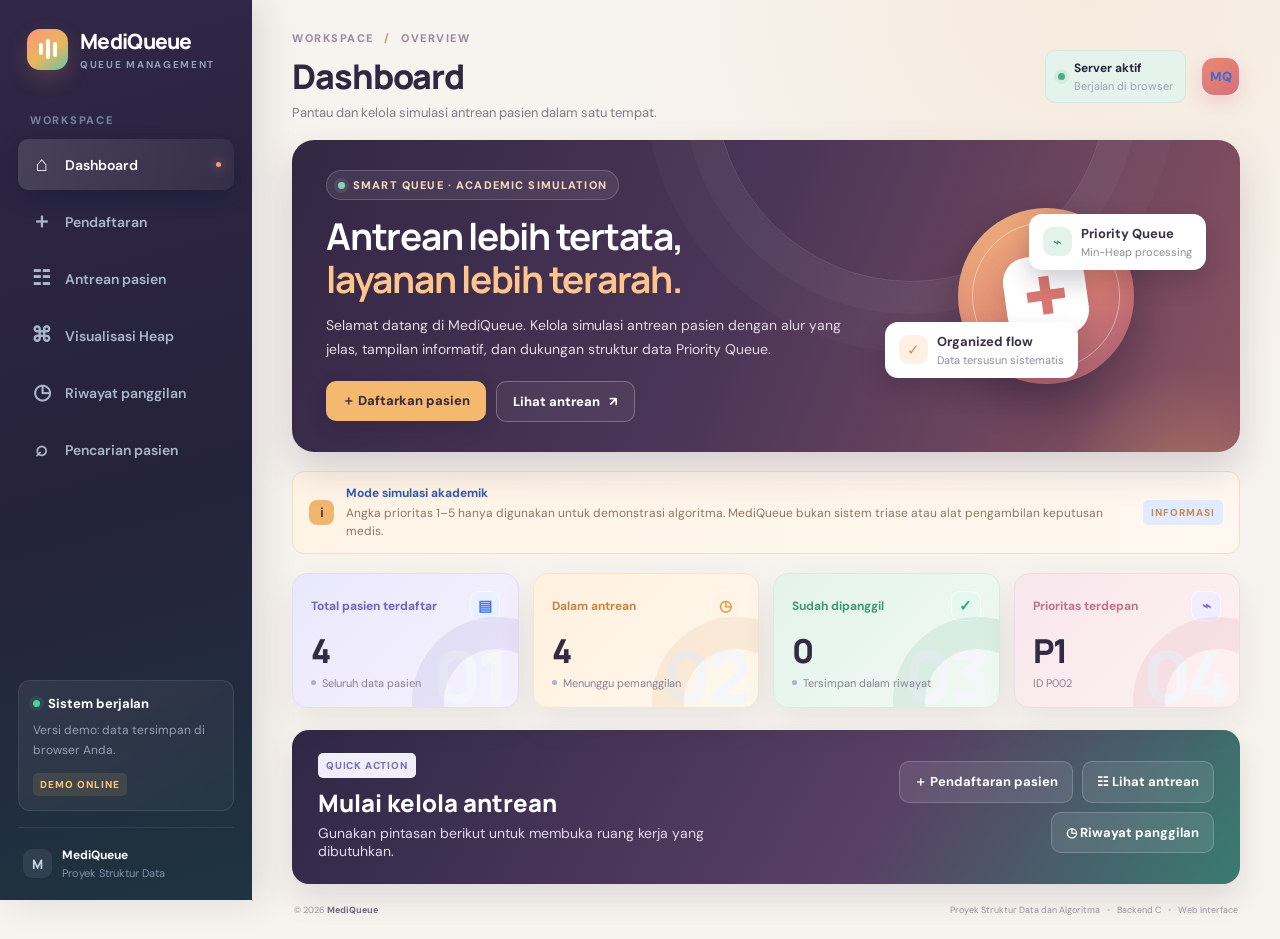
<file: docs/index.html>
<!doctype html>
<html lang="id">
<head>
  <meta charset="utf-8">
  <meta name="viewport" content="width=device-width,initial-scale=1">
  <meta name="theme-color" content="#101d35">
  <title>MediQueue — Dashboard Antrean</title>
  <link rel="preconnect" href="https://fonts.googleapis.com">
  <link rel="preconnect" href="https://fonts.gstatic.com" crossorigin>
  <link href="https://fonts.googleapis.com/css2?family=DM+Sans:wght@400;500;600;700;800&family=Manrope:wght@500;600;700;800&display=swap" rel="stylesheet">
  <link rel="stylesheet" href="style.css">
</head>
<body>
<div class="app-shell">
  <aside class="sidebar">
    <a class="brand" href="#dashboard" aria-label="MediQueue beranda">
      <span class="brand-mark"><span></span><span></span><span></span></span>
      <span class="brand-copy"><b>MediQueue</b><small>QUEUE MANAGEMENT</small></span>
    </a>
    <div class="side-caption">WORKSPACE</div>
    <nav class="side-nav" aria-label="Navigasi utama">
      <a class="nav-link active" href="#dashboard" data-page="dashboard"><span class="nav-icon">⌂</span><span>Dashboard</span><i></i></a>
      <a class="nav-link" href="#registration" data-page="registration"><span class="nav-icon">＋</span><span>Pendaftaran</span></a>
      <a class="nav-link" href="#queue" data-page="queue"><span class="nav-icon">☷</span><span>Antrean pasien</span></a>
      <a class="nav-link" href="#heap" data-page="heap"><span class="nav-icon">⌘</span><span>Visualisasi Heap</span></a>
      <a class="nav-link" href="#history" data-page="history"><span class="nav-icon">◷</span><span>Riwayat panggilan</span></a>
      <a class="nav-link" href="#search" data-page="search"><span class="nav-icon">⌕</span><span>Pencarian pasien</span></a>
    </nav>
    <div class="sidebar-bottom">
      <div class="system-card"><div class="system-top"><span class="status-dot"></span><b>Sistem berjalan</b></div><p>Versi demo: data tersimpan di browser Anda.</p><span class="system-pill">DEMO ONLINE</span></div>
      <div class="sidebar-foot"><span class="mini-logo">M</span><span><b>MediQueue</b><small>Proyek Struktur Data</small></span></div>
    </div>
  </aside>

  <main class="main-content" id="dashboard">
    <header class="topbar">
      <div class="topbar-left"><div class="breadcrumb">WORKSPACE <span>/</span> OVERVIEW</div><h1 id="pageTitle">Dashboard</h1><p id="pageDescription">Pantau dan kelola simulasi antrean pasien dalam satu tempat.</p></div>
      <div class="topbar-right"><div class="server-status"><span class="status-dot"></span><span><b>Server aktif</b><small>Berjalan di browser</small></span></div><div class="user-avatar">MQ</div></div>
    </header>

    <div class="workspace-page active" data-view="dashboard">
    <section class="hero-banner" aria-label="Sambutan MediQueue">
      <div class="hero-copy">
        <div class="hero-eyebrow">SMART QUEUE · ACADEMIC SIMULATION</div>
        <h2>Antrean lebih tertata,<br><em>layanan lebih terarah.</em></h2>
        <p>Selamat datang di MediQueue. Kelola simulasi antrean pasien dengan alur yang jelas, tampilan informatif, dan dukungan struktur data Priority Queue.</p>
        <div class="hero-actions">
          <a class="hero-btn hero-btn-primary" href="#registration">＋ Daftarkan pasien</a>
          <a class="hero-btn hero-btn-ghost" href="#queue">Lihat antrean <span>↗</span></a>
        </div>
      </div>
      <div class="hero-visual" aria-hidden="true">
        <div class="hero-orb"></div>
        <div class="hero-cross">✚</div>
        <div class="hero-float hero-float-top"><span class="float-icon">⌁</span><span><strong>Priority Queue</strong><small>Min-Heap processing</small></span></div>
        <div class="hero-float hero-float-bottom"><span class="float-icon">✓</span><span><strong>Organized flow</strong><small>Data tersusun sistematis</small></span></div>
      </div>
    </section>
    <section class="notice-banner"><div class="notice-symbol">i</div><div><b>Mode simulasi akademik</b><p>Angka prioritas 1–5 hanya digunakan untuk demonstrasi algoritma. MediQueue bukan sistem triase atau alat pengambilan keputusan medis.</p></div><span class="notice-label">INFORMASI</span></section>
    <section class="stats-grid" aria-label="Ringkasan statistik">
      <article class="stat-card stat-blue"><div class="stat-heading"><span>Total pasien terdaftar</span><span class="stat-icon">▤</span></div><div class="stat-value" id="total">0</div><div class="stat-foot"><span class="stat-foot-dot"></span>Seluruh data pasien</div><div class="stat-decoration">01</div></article>
      <article class="stat-card stat-orange"><div class="stat-heading"><span>Dalam antrean</span><span class="stat-icon">◷</span></div><div class="stat-value" id="waiting">0</div><div class="stat-foot"><span class="stat-foot-dot"></span>Menunggu pemanggilan</div><div class="stat-decoration">02</div></article>
      <article class="stat-card stat-green"><div class="stat-heading"><span>Sudah dipanggil</span><span class="stat-icon">✓</span></div><div class="stat-value" id="served">0</div><div class="stat-foot"><span class="stat-foot-dot"></span>Tersimpan dalam riwayat</div><div class="stat-decoration">03</div></article>
      <article class="stat-card stat-violet"><div class="stat-heading"><span>Prioritas terdepan</span><span class="stat-icon">⌁</span></div><div class="stat-value" id="topPriority">—</div><div class="stat-foot" id="topId">Belum ada antrean</div><div class="stat-decoration">04</div></article>
    </section>
      <div class="dashboard-welcome"><div><span class="section-chip">QUICK ACTION</span><h2>Mulai kelola antrean</h2><p>Gunakan pintasan berikut untuk membuka ruang kerja yang dibutuhkan.</p></div><div class="quick-links"><a href="#registration">＋ Pendaftaran pasien</a><a href="#queue">☷ Lihat antrean</a><a href="#history">◷ Riwayat panggilan</a></div></div>
    </div>
    <div class="workspace-page" data-view="registration">
      <div class="page-intro"><span class="section-chip">PATIENT INTAKE</span><h2>Pendaftaran pasien</h2><p>Tambahkan data simulasi pasien ke dalam sistem antrean MediQueue.</p></div>
      <div id="registrationMount"></div>
    </div>
    <div class="workspace-page" data-view="queue">
      <div class="page-intro"><span class="section-chip">LIVE QUEUE</span><h2>Antrean pasien</h2><p>Pantau daftar pasien yang sedang menunggu dan proses pemanggilan berikutnya.</p></div>
      <div id="queueMount"></div><div id="callMount"></div>
    </div>
    <div class="workspace-page" data-view="heap">
      <div class="page-intro"><span class="section-chip chip-violet">DATA STRUCTURE</span><h2>Visualisasi Min-Heap</h2><p>Pelajari bagaimana Priority Queue menyimpan dan mengurutkan elemen dalam bentuk complete binary tree.</p></div>
      <div id="heapMount"></div>
    </div>
    <div class="workspace-page" data-view="history">
      <div class="page-intro"><span class="section-chip chip-green">SERVICE LOG</span><h2>Riwayat pemanggilan</h2><p>Daftar pasien yang telah dipanggil dan disimpan melalui struktur Linked List.</p></div>
      <div id="historyMount"></div>
    </div>
    <div class="workspace-page" data-view="search">
      <div class="page-intro"><span class="section-chip chip-blue">PATIENT DIRECTORY</span><h2>Pencarian pasien</h2><p>Cari data pasien berdasarkan ID menggunakan Binary Search Tree.</p></div>
      <div id="searchMount"></div>
    </div>
    <div id="workspaceStaging" hidden>
    <section class="primary-grid">
      <article class="surface-card registration-card" id="registration">
        <div class="section-heading"><div class="heading-icon blue-icon">＋</div><div><h2>Pendaftaran pasien</h2><p>Masukkan informasi untuk menambahkan pasien ke antrean.</p></div><span class="section-chip">FORM INPUT</span></div>
        <form id="patientForm">
          <div class="form-grid">
            <label>ID pasien<input id="patientId" maxlength="15" placeholder="Contoh: P001" required></label>
            <label>Nama lengkap<input id="patientName" maxlength="59" placeholder="Masukkan nama pasien" required></label>
            <label>Usia <span class="optional-note">(tahun)</span><input id="patientAge" type="number" min="0" max="120" placeholder="Contoh: 25" required></label>
            <label>Prioritas simulasi<select id="patientPriority" required><option value="">Pilih tingkat prioritas</option><option value="1">1 — Didahulukan pertama</option><option value="2">2 — Urutan kedua</option><option value="3">3 — Urutan ketiga</option><option value="4">4 — Urutan keempat</option><option value="5">5 — Urutan kelima</option></select></label>
          </div>
          <div class="form-bottom"><p><span class="info-mini">i</span> Angka lebih kecil berada lebih depan. Jika sama, pasien yang datang lebih awal didahulukan.</p><button class="btn btn-primary" type="submit"><span>＋</span> Daftarkan pasien</button></div>
        </form>
        <div id="formMessage" class="message" aria-live="polite"></div>
      </article>

      <article class="surface-card call-card">
        <div class="section-heading"><div class="heading-icon violet-icon">↗</div><div><h2>Pemanggilan pasien</h2><p>Proses pasien terdepan dalam antrean.</p></div><span class="section-chip chip-violet">MIN-HEAP</span></div>
        <div class="call-feature"><div class="call-orbit"><span>↗</span></div><div><b>Siap memanggil berikutnya?</b><p>Sistem akan mengambil elemen dengan nilai prioritas terkecil dari Min-Heap.</p></div></div>
        <button id="callNext" class="btn btn-call">Panggil pasien berikutnya <span>→</span></button>
        <div id="callMessage" class="message" aria-live="polite"></div>
        <div class="call-note"><span class="call-note-line"></span>Urutan diproses otomatis oleh struktur data.</div>
      </article>
    </section>

    <section class="surface-card queue-card" id="queue">
      <div class="section-heading queue-heading"><div class="heading-icon blue-icon">☷</div><div><h2>Antrean pasien</h2><p>Daftar pasien yang sedang menunggu pemanggilan.</p></div><div class="heading-actions"><span class="section-chip">PRIORITY QUEUE</span><button class="btn btn-quiet" id="refresh">↻ <span>Perbarui</span></button></div></div>
      <div class="table-wrap"><table><thead><tr><th>NO.</th><th>ID PASIEN</th><th>NAMA PASIEN</th><th>USIA</th><th>PRIORITAS</th><th>WAKTU DAFTAR</th><th>STATUS</th></tr></thead><tbody id="queueBody"><tr><td colspan="7" class="empty">Memuat data antrean...</td></tr></tbody></table></div>
      <div class="table-footer"><span id="queueCount">0 pasien menunggu</span><span>Diurutkan oleh <b>Min-Heap</b><span class="footer-separator">•</span>Prioritas lalu waktu kedatangan</span></div>
    </section>

    <section class="surface-card heap-card">
      <div class="section-heading"><div class="heading-icon violet-icon">⌘</div><div><h2>Visualisasi Min-Heap</h2><p>Representasi struktur antrean dalam bentuk complete binary tree.</p></div><span class="section-chip chip-violet">HEAP TREE</span></div>
      <div id="heapView" class="heap-view"><div class="empty">Heap masih kosong.</div></div>
      <div class="heap-explainer"><span class="legend-dot"></span>Akar (root) berisi pasien yang berada paling depan dalam antrean.</div>
    </section>

    <section class="bottom-grid">
      <article class="surface-card history-card" id="history">
        <div class="section-heading"><div class="heading-icon green-icon">◷</div><div><h2>Riwayat pemanggilan</h2><p>Daftar pasien yang telah dipanggil.</p></div><span class="section-chip chip-green">LINKED LIST</span></div>
        <div id="historyList" class="history-list"><div class="empty">Belum ada riwayat pemanggilan.</div></div>
      </article>
      <article class="surface-card search-card">
        <div class="section-heading"><div class="heading-icon blue-icon">⌕</div><div><h2>Pencarian pasien</h2><p>Temukan data pasien berdasarkan ID.</p></div><span class="section-chip chip-blue">BST</span></div>
        <form id="searchForm" class="search-form"><input id="searchId" placeholder="Masukkan ID pasien, mis. P001" required><button class="btn btn-primary">Cari pasien <span>→</span></button></form>
        <div id="searchResult" class="search-result">Hasil pencarian akan ditampilkan di sini.</div>
        <div class="search-hint"><span class="info-mini">i</span> Pencarian data menggunakan Binary Search Tree.</div>
      </article>
    </section>

    </div>
    <footer class="page-footer"><span>© 2026 <b>MediQueue</b></span><span>Proyek Struktur Data dan Algoritma <i>•</i> Backend C <i>•</i> Web Interface</span></footer>
  </main>
</div>
<script src="app.js"></script>
</body>
</html>
</file>
<file: docs/style.css>
:root{--ink:#17243b;--muted:#8793a6;--line:#e8edf4;--canvas:#f4f7fb;--navy:#111f38;--blue:#4775ee;--teal:#31b9a4;--shadow:0 12px 34px rgba(24,43,75,.055)}
*{box-sizing:border-box}html{scroll-behavior:smooth;scroll-padding-top:24px}body{margin:0;background:var(--canvas);color:var(--ink);font-family:'DM Sans',sans-serif;font-size:13px}.app-shell{min-height:100vh}.sidebar{position:fixed;inset:0 auto 0 0;width:252px;padding:27px 18px 20px;background:linear-gradient(180deg,#142440 0%,#101d34 100%);color:#fff;display:flex;flex-direction:column;z-index:5;box-shadow:8px 0 30px rgba(14,30,55,.08)}.brand{display:flex;align-items:center;gap:12px;padding:0 9px 42px;text-decoration:none;color:#fff}.brand-mark{width:41px;height:41px;border-radius:13px;background:linear-gradient(145deg,#5c8bff,#38c4b1);display:flex;align-items:center;justify-content:center;gap:3px;box-shadow:0 7px 18px #2e7ce74d}.brand-mark span{display:block;width:4px;border-radius:4px;background:white}.brand-mark span:nth-child(1){height:12px}.brand-mark span:nth-child(2){height:20px}.brand-mark span:nth-child(3){height:15px}.brand-copy b{display:block;font:800 18px Manrope,sans-serif;letter-spacing:-.7px}.brand-copy small{display:block;margin-top:3px;color:#8fa1bd;font-size:8px;letter-spacing:1.7px;font-weight:700}.side-caption{padding:0 12px 12px;color:#71839f;font-size:9px;font-weight:800;letter-spacing:1.7px}.side-nav{display:grid;gap:6px}.nav-link{height:47px;display:flex;align-items:center;gap:13px;padding:0 13px;border-radius:10px;text-decoration:none;color:#a9b7cb;font-weight:600;font-size:12px;transition:.2s}.nav-link:hover{background:#ffffff0c;color:#fff}.nav-link.active{background:linear-gradient(100deg,#3159a9,#284b89);color:#fff;box-shadow:0 7px 20px #07152d55}.nav-icon{width:21px;text-align:center;font-size:19px;line-height:1}.nav-link i{margin-left:auto;width:5px;height:5px;border-radius:50%;background:#65e0c3;opacity:0}.nav-link.active i{opacity:1}.sidebar-bottom{margin-top:auto}.system-card{padding:14px;border:1px solid #ffffff18;border-radius:12px;background:#ffffff09}.system-top{display:flex;align-items:center;gap:8px;font-size:11px}.status-dot{display:inline-block;width:7px;height:7px;flex:0 0 7px;border-radius:50%;background:#41d6a6;box-shadow:0 0 0 4px #41d6a61b}.system-card p{margin:9px 0 12px;color:#91a2bd;font-size:10px;line-height:1.6}.system-pill{display:inline-block;padding:5px 7px;border-radius:5px;background:#ffffff10;color:#9db4d5;font-size:8px;font-weight:800;letter-spacing:1px}.sidebar-foot{display:flex;align-items:center;gap:10px;padding:19px 5px 0;margin-top:16px;border-top:1px solid #ffffff16}.mini-logo{width:29px;height:29px;display:grid;place-items:center;border-radius:9px;background:#ffffff14;color:#c4d4ee;font:800 13px Manrope}.sidebar-foot b,.sidebar-foot small{display:block}.sidebar-foot b{font-size:10px}.sidebar-foot small{margin-top:3px;color:#8092ae;font-size:9px}.main-content{max-width:1700px;margin-left:252px;padding:31px 40px 20px}.topbar{display:flex;justify-content:space-between;align-items:center;margin-bottom:23px}.breadcrumb{color:#9ba7b8;font-size:9px;font-weight:800;letter-spacing:1.5px;margin-bottom:8px}.breadcrumb span{padding:0 6px;color:#c5ceda}.topbar h1{margin:0;font:800 29px Manrope,sans-serif;letter-spacing:-1.2px}.topbar-left>p{margin:5px 0 0;color:#8793a6;font-size:11px}.topbar-right{display:flex;align-items:center;gap:15px}.server-status{display:flex;align-items:center;gap:9px;padding:9px 12px;border:1px solid var(--line);border-radius:10px;background:#fff}.server-status b,.server-status small{display:block}.server-status b{font-size:10px}.server-status small{margin-top:3px;color:#9aa5b5;font-size:9px}.user-avatar{width:39px;height:39px;display:grid;place-items:center;border-radius:13px;background:#e7edff;color:#4269d2;font-weight:800;font-size:11px;border:1px solid #d9e3ff}.notice-banner{display:flex;align-items:center;gap:12px;padding:13px 16px;margin-bottom:19px;border:1px solid #dce8ff;border-radius:12px;background:linear-gradient(100deg,#edf4ff,#f5f8ff);color:#60769d}.notice-symbol{width:25px;height:25px;display:grid;place-items:center;flex:0 0 25px;border-radius:8px;background:#dce8ff;color:#416ee0;font:800 13px Manrope}.notice-banner b{display:block;color:#315bb1;font-size:10px}.notice-banner p{margin:3px 0 0;font-size:10px;line-height:1.5}.notice-label{margin-left:auto;padding:6px 8px;border-radius:5px;background:#e2ebff;color:#5576bb;font-size:8px;font-weight:800;letter-spacing:1px}.stats-grid{display:grid;grid-template-columns:repeat(4,minmax(0,1fr));gap:15px;margin-bottom:17px}.stat-card{position:relative;overflow:hidden;min-height:126px;padding:17px 18px;border:1px solid var(--line);border-radius:13px;background:#fff;box-shadow:var(--shadow)}.stat-heading{display:flex;align-items:center;justify-content:space-between;color:#7e8ba0;font-size:10px;font-weight:700}.stat-icon{width:30px;height:30px;display:grid;place-items:center;border-radius:9px;font-size:15px;font-weight:800}.stat-blue .stat-icon{background:#eaf0ff;color:#4775ee}.stat-orange .stat-icon{background:#fff3e5;color:#e49a3c}.stat-green .stat-icon{background:#e7f8f2;color:#28ad83}.stat-violet .stat-icon{background:#f1edff;color:#8567d9}.stat-value{position:relative;z-index:1;margin-top:7px;font:800 28px Manrope,sans-serif;letter-spacing:-1px}.stat-foot{position:relative;z-index:1;display:flex;align-items:center;gap:6px;margin-top:3px;color:#9aa5b4;font-size:9px}.stat-foot-dot{width:5px;height:5px;border-radius:50%;background:#a9b5c6}.stat-decoration{position:absolute;right:13px;bottom:-18px;color:#f4f6fa;font:800 72px Manrope;letter-spacing:-5px}.primary-grid{display:grid;grid-template-columns:minmax(0,1.45fr) minmax(300px,.9fr);gap:16px;margin-bottom:17px}.surface-card{min-width:0;padding:19px 20px;border:1px solid var(--line);border-radius:14px;background:#fff;box-shadow:var(--shadow)}.section-heading{display:flex;align-items:center;gap:11px;margin-bottom:18px}.heading-icon{width:34px;height:34px;display:grid;place-items:center;flex:0 0 34px;border-radius:10px;font-size:18px;font-weight:700}.blue-icon{background:#edf2ff;color:#4775ee}.violet-icon{background:#f1edff;color:#8667dc}.green-icon{background:#e8f8f2;color:#29a981}.section-heading h2{margin:0;color:#1d2b43;font:800 13px Manrope,sans-serif;letter-spacing:-.25px}.section-heading p{margin:4px 0 0;color:#98a3b2;font-size:9px}.section-chip{margin-left:auto;padding:6px 8px;border-radius:5px;background:#f1f4f8;color:#8190a5;font-size:8px;font-weight:800;letter-spacing:.8px;white-space:nowrap}.chip-violet{background:#f2efff;color:#8265d1}.chip-green{background:#eaf8f2;color:#299c78}.chip-blue{background:#edf2ff;color:#4a70d1}.form-grid{display:grid;grid-template-columns:1fr 1fr;gap:13px 15px}.form-grid label{display:block;color:#53627a;font-size:10px;font-weight:700}.optional-note{color:#a3adba;font-weight:500}.form-grid input,.form-grid select,.search-form input{width:100%;height:40px;margin-top:7px;padding:0 12px;border:1px solid #e5eaf1;border-radius:8px;background:#fbfcfe;color:#34435b;font:11px 'DM Sans',sans-serif;outline:none;transition:.18s}.form-grid input::placeholder,.search-form input::placeholder{color:#b0bac8}.form-grid input:focus,.form-grid select:focus,.search-form input:focus{border-color:#8ca7f5;background:#fff;box-shadow:0 0 0 3px #4775ee15}.form-bottom{display:flex;justify-content:space-between;align-items:center;gap:12px;margin-top:16px;padding-top:14px;border-top:1px solid #f0f2f6}.form-bottom p{display:flex;align-items:flex-start;gap:7px;max-width:300px;margin:0;color:#9aa5b4;font-size:9px;line-height:1.55}.info-mini{width:14px;height:14px;display:inline-grid;place-items:center;flex:0 0 14px;border-radius:50%;background:#edf2ff;color:#6483d9;font:700 9px Manrope}.btn{display:inline-flex;align-items:center;justify-content:center;gap:8px;border:0;border-radius:8px;padding:11px 14px;font:700 10px 'DM Sans',sans-serif;cursor:pointer;transition:transform .18s,box-shadow .18s,background .18s}.btn:hover{transform:translateY(-1px)}.btn-primary{background:linear-gradient(110deg,#4775ee,#3863dc);color:white;box-shadow:0 6px 13px #4775ee2a}.btn-primary:hover{box-shadow:0 8px 17px #4775ee40}.call-card{display:flex;flex-direction:column}.call-feature{display:flex;align-items:center;gap:13px;padding:17px 14px;margin:1px 0 15px;border:1px solid #ece9ff;border-radius:11px;background:linear-gradient(120deg,#f8f7ff,#f5f7ff)}.call-orbit{width:43px;height:43px;display:grid;place-items:center;flex:0 0 43px;border-radius:14px;background:#e9e5ff;color:#8060d7;font-size:22px;box-shadow:0 0 0 6px #f0edff}.call-feature b{display:block;color:#34405a;font-size:10px}.call-feature p{margin:5px 0 0;color:#939db0;font-size:9px;line-height:1.55}.btn-call{width:100%;padding:13px 15px;background:linear-gradient(105deg,#182b4c,#243e68);color:#fff;box-shadow:0 7px 15px #1b31501c}.btn-call:hover{box-shadow:0 9px 18px #1b31502d}.btn-call span{margin-left:auto;font-size:15px}.call-note{display:flex;align-items:center;gap:8px;margin-top:13px;color:#a0aabb;font-size:9px}.call-note-line{width:17px;height:2px;border-radius:2px;background:#b9a7f3}.message{min-height:13px;margin-top:9px;color:#239a73;font-size:10px}.message.error{color:#d45e64}.queue-card{margin-bottom:17px}.queue-heading{margin-bottom:14px}.heading-actions{display:flex;align-items:center;gap:9px;margin-left:auto}.heading-actions .section-chip{margin:0}.btn-quiet{padding:8px 10px;background:#f4f6fa;color:#697890}.table-wrap{overflow-x:auto;border:1px solid #edf0f5;border-radius:9px}table{width:100%;border-collapse:collapse;white-space:nowrap}thead{background:#f8fafd}th{padding:12px 12px;text-align:left;color:#9aa6b6;font-size:8px;font-weight:800;letter-spacing:.9px}td{padding:13px 12px;border-top:1px solid #f0f2f6;color:#65738a;font-size:10px}td:first-child{color:#aab4c1}td:nth-child(2){color:#416bdc;font-weight:800}tbody tr{transition:background .15s}tbody tr:hover{background:#fafcff}.priority{display:inline-flex;align-items:center;padding:5px 8px;border-radius:6px;background:#f0f3f8;color:#68768b;font-size:9px;font-weight:800}.priority.p1{background:#ffeded;color:#d45d64}.priority.p2{background:#fff3e4;color:#d68b32}.status{display:inline-flex;align-items:center;gap:5px;padding:5px 8px;border-radius:6px;background:#fff6e8;color:#c28a3c;font-size:9px;font-weight:700}.status:before{content:'';width:5px;height:5px;border-radius:50%;background:#e5ad55}.empty{text-align:center!important;padding:27px 12px!important;color:#a3adbb!important;font-size:10px!important}.table-footer{display:flex;justify-content:space-between;gap:12px;padding-top:12px;color:#9ba6b5;font-size:9px}.table-footer b{color:#62728b}.footer-separator{padding:0 7px;color:#c4ccd7}.heap-card{margin-bottom:17px}.heap-view{overflow-x:auto;padding:7px 0 3px}.heap-level{display:flex;justify-content:center;gap:13px;min-width:max-content;margin:0 auto 13px}.heap-node{min-width:98px;padding:10px 13px;text-align:center;border:1px solid #e6eaf2;border-radius:10px;background:#fbfcff;box-shadow:0 3px 8px #25385808}.heap-node.root{border-color:#cbd8ff;background:linear-gradient(145deg,#edf2ff,#f8f9ff);box-shadow:0 5px 13px #4775ee16}.heap-node b{display:block;color:#4775ee;font-size:10px}.heap-node span{display:block;margin-top:4px;color:#939fb0;font-size:9px}.heap-explainer{display:flex;align-items:center;gap:8px;padding-top:11px;border-top:1px solid #f0f2f6;color:#98a4b4;font-size:9px}.legend-dot{width:7px;height:7px;border-radius:50%;background:#7d91df}.bottom-grid{display:grid;grid-template-columns:1fr 1fr;gap:16px}.history-list{max-height:210px;overflow:auto}.history-item{display:flex;justify-content:space-between;align-items:center;gap:10px;padding:11px 2px;border-bottom:1px solid #f0f2f6}.history-item:last-child{border-bottom:0}.history-item b{display:block;color:#3d4c64;font-size:10px}.history-item b small{color:#8b98aa;font-weight:500}.history-item div>small{display:block;margin-top:4px;color:#a0aabb;font-size:9px}.history-item>span{padding:5px 8px;border-radius:6px;background:#eaf8f2;color:#269c78;font-size:9px;font-weight:700}.search-form{display:flex;gap:8px}.search-form input{flex:1;min-width:0;margin:0}.search-form .btn{white-space:nowrap}.search-result{min-height:55px;margin-top:12px;padding:12px;border:1px solid #edf0f5;border-radius:9px;background:#fafbfd;color:#9aa5b4;font-size:10px;line-height:1.8}.search-result b{color:#34435b}.search-hint{display:flex;align-items:center;gap:7px;margin-top:10px;color:#a0aabb;font-size:9px}.page-footer{display:flex;justify-content:space-between;gap:12px;padding:20px 2px 3px;color:#a2adbb;font-size:9px}.page-footer b{color:#75849a}.page-footer i{padding:0 5px;color:#c2cad5;font-style:normal}
@media(max-width:1180px){.main-content{padding:28px 25px}.sidebar{width:225px}.main-content{margin-left:225px}.stats-grid{gap:10px}.stat-card{padding:15px}.primary-grid{grid-template-columns:1.2fr .9fr}}
@media(max-width:900px){.sidebar{width:205px;padding-inline:14px}.main-content{margin-left:205px;padding:24px 18px}.stats-grid{grid-template-columns:repeat(2,minmax(0,1fr))}.primary-grid{grid-template-columns:1fr}.call-card{min-height:unset}}
@media(max-width:650px){.sidebar{position:relative;width:100%;height:auto;padding:13px 14px 10px}.brand{padding:0 4px 12px}.side-caption,.sidebar-bottom{display:none}.side-nav{display:flex;gap:5px;overflow-x:auto;padding-bottom:2px}.nav-link{height:37px;flex:0 0 auto;gap:7px;padding:0 10px;font-size:10px}.nav-icon{font-size:15px}.nav-link i{display:none}.main-content{margin:0;padding:21px 13px}.topbar{align-items:flex-start}.topbar h1{font-size:24px}.topbar-left>p{max-width:260px;line-height:1.5}.server-status{padding:7px 8px}.server-status small{display:none}.topbar-right{gap:8px}.user-avatar{width:34px;height:34px}.notice-banner{align-items:flex-start;padding:12px}.notice-label{display:none}.stats-grid{gap:9px}.stat-card{min-height:115px;padding:13px}.stat-value{font-size:25px}.surface-card{padding:15px 13px}.section-heading{gap:9px}.section-heading p{max-width:220px;line-height:1.45}.section-chip{font-size:7px;padding:5px 6px}.form-grid{gap:11px 9px}.form-grid input,.form-grid select{height:39px;padding:0 9px;font-size:10px}.form-bottom{align-items:stretch;flex-direction:column}.form-bottom p{max-width:none}.form-bottom .btn{width:100%}.heading-actions{gap:6px}.heading-actions .section-chip{display:none}.btn-quiet{padding:8px}.table-footer{flex-direction:column;gap:6px}.bottom-grid{grid-template-columns:1fr}.search-form{flex-direction:column}.search-form .btn{width:100%}.page-footer{flex-direction:column;gap:6px}.heap-node{min-width:85px}.call-feature{padding:14px 11px}}
@media(max-width:380px){.nav-link{font-size:9px;padding:0 8px}.nav-icon{display:none}.stats-grid{grid-template-columns:1fr 1fr}.stat-heading{font-size:9px}.stat-card{padding:11px}.topbar-left>p{font-size:10px}.server-status{display:none}}

/* ===== MediQueue visual refresh: warm, colorful and welcoming ===== */
:root{
  --ink:#29243b;--muted:#827d91;--line:#ece5e9;--canvas:#f7f3ee;
  --navy:#29243b;--blue:#6d68c8;--teal:#43a995;
  --shadow:0 14px 38px rgba(48,35,57,.075);
}
body{background:radial-gradient(ellipse at 85% 0%,rgba(239,190,139,.17),transparent 30%),var(--canvas);color:var(--ink)}
.sidebar{background:linear-gradient(165deg,#302746 0%,#25223b 55%,#1e3440 100%);box-shadow:10px 0 35px rgba(36,29,53,.12)}
.brand-mark{background:linear-gradient(145deg,#ff9478,#e8b75f 55%,#69c1aa);box-shadow:0 8px 20px #ef8b6c35}
.nav-link.active{background:linear-gradient(100deg,rgba(255,144,116,.22),rgba(108,191,168,.13));color:#fff}
.nav-link.active i{background:#ff987b;box-shadow:0 0 12px #ff987b}
.nav-link:hover{background:#ffffff12;color:#fff}
.system-card{background:linear-gradient(145deg,#ffffff12,#ffffff08);border-color:#ffffff18}
.system-pill{background:#e8b75f20;color:#f4c878}
.main-content{max-width:1700px}
.topbar{margin-bottom:19px}
.breadcrumb{color:#9a8b9d}
.breadcrumb span{color:#e18a72}
.topbar h1{color:#302842;letter-spacing:-1.1px}
.topbar-left>p{color:#827b8e}
.server-status{background:#e5f3ed;border-color:#d3e9df}
.server-status .status-dot{background:#46ae87;box-shadow:0 0 0 4px #46ae871c}
.user-avatar{background:linear-gradient(145deg,#e98a70,#d96e7d);box-shadow:0 7px 18px #d96e7d38}
.hero-banner{position:relative;isolation:isolate;overflow:hidden;display:grid;grid-template-columns:minmax(0,1.25fr) minmax(260px,.75fr);gap:24px;align-items:center;min-height:235px;margin:0 0 19px;padding:30px 34px;border-radius:22px;color:#fff;background:linear-gradient(112deg,#332744 0%,#4b3658 48%,#8a5261 100%);box-shadow:0 18px 38px rgba(69,43,73,.18)}
.hero-banner:before,.hero-banner:after{content:"";position:absolute;z-index:-1;border-radius:50%;pointer-events:none}
.hero-banner:before{width:390px;height:390px;right:14%;top:-250px;border:1px solid #ffffff20;box-shadow:0 0 0 32px #ffffff08,0 0 0 70px #ffffff06}
.hero-banner:after{width:270px;height:270px;right:-80px;bottom:-180px;background:radial-gradient(circle,#f3b66b55,transparent 68%)}
.hero-copy{position:relative;z-index:1;max-width:620px}
.hero-eyebrow{display:inline-flex;align-items:center;gap:8px;margin-bottom:15px;padding:7px 11px;border:1px solid #ffffff30;border-radius:30px;background:#ffffff13;color:#f8d9bd;font-size:9px;font-weight:800;letter-spacing:1.15px}
.hero-eyebrow:before{content:"";width:7px;height:7px;border-radius:50%;background:#8ed1b5;box-shadow:0 0 0 4px #8ed1b522}
.hero-copy h2{max-width:570px;margin:0;color:#fff;font-family:'Manrope',sans-serif;font-size:clamp(25px,3vw,37px);line-height:1.16;letter-spacing:-1.25px}
.hero-copy h2 em{color:#ffc58c;font-style:normal}
.hero-copy p{max-width:530px;margin:12px 0 19px;color:#e4dbe6;font-size:12px;line-height:1.75}
.hero-actions{display:flex;align-items:center;gap:10px;flex-wrap:wrap}
.hero-btn{display:inline-flex;align-items:center;gap:9px;padding:11px 16px;border-radius:10px;text-decoration:none;font-size:10px;font-weight:800;transition:.2s}
.hero-btn-primary{background:#f4b96f;color:#392b40;box-shadow:0 7px 18px #20182c33}
.hero-btn-primary:hover{background:#ffd08f;transform:translateY(-2px)}
.hero-btn-ghost{border:1px solid #ffffff42;color:#fff;background:#ffffff0d}
.hero-btn-ghost:hover{background:#ffffff1c}
.hero-visual{position:relative;z-index:1;display:flex;justify-content:center;align-items:center;min-height:170px}
.hero-orb{position:absolute;width:176px;height:176px;border-radius:50%;background:linear-gradient(145deg,#f5bd7d,#e98777 58%,#b96d83);opacity:.96;box-shadow:inset -18px -20px 38px #7c405b40,0 20px 45px #17132655}
.hero-orb:before{content:"";position:absolute;inset:14px;border:1px solid #ffffff75;border-radius:50%}
.hero-cross{position:relative;display:grid;place-items:center;width:82px;height:82px;border-radius:25px;background:#fff;color:#d97870;font-size:52px;font-weight:500;box-shadow:0 12px 30px #4a2d4a42;transform:rotate(-8deg)}
.hero-float{position:absolute;display:flex;align-items:center;gap:9px;padding:10px 13px;border:1px solid #ffffff40;border-radius:13px;background:#fff;color:#3a3049;box-shadow:0 12px 25px #20182d35}
.hero-float strong{display:block;font-size:10px}.hero-float small{display:block;margin-top:3px;color:#92899b;font-size:8px}
.hero-float .float-icon{display:grid;place-items:center;width:29px;height:29px;border-radius:9px;background:#e5f3ed;color:#39977f;font-size:15px}
.hero-float-top{top:3px;right:0}.hero-float-bottom{bottom:3px;left:0}.hero-float-bottom .float-icon{background:#fff0e6;color:#dc8a51}
.notice-banner{background:linear-gradient(100deg,#fff4e6,#fff8f0);border:1px solid #f4dfc6;color:#74583d}
.notice-symbol{background:#f0b66f;color:#573b2d}
.notice-banner p{color:#92765c}
.notice-label{color:#c58b52}
.stats-grid{gap:14px}
.stat-card{position:relative;overflow:hidden;border:1px solid transparent;border-radius:15px;box-shadow:var(--shadow)}
.stat-card:after{content:"";position:absolute;width:105px;height:105px;right:-32px;bottom:-48px;border:1px solid currentColor;border-radius:50%;opacity:.11;box-shadow:0 0 0 15px currentColor,0 0 0 31px currentColor}
.stat-blue{background:linear-gradient(135deg,#e9e8fb,#f6f2ff);border-color:#e1def7;color:#6e65b6}
.stat-orange{background:linear-gradient(135deg,#fff0df,#fff8ed);border-color:#f7e5ce;color:#c98243}
.stat-green{background:linear-gradient(135deg,#e3f3eb,#f1faf4);border-color:#d8ecdf;color:#42977b}
.stat-violet{background:linear-gradient(135deg,#f7e7ed,#fff1f1);border-color:#f0dce4;color:#bd718b}
.stat-heading{color:currentColor}.stat-value{color:#332b43}.stat-foot{color:#8b8294}.stat-icon{background:#ffffffa8;color:currentColor;border:1px solid #ffffffb0}
.surface-card{border:1px solid #eee7e9;border-radius:16px;box-shadow:var(--shadow);background:linear-gradient(150deg,#fff 0%,#fffdfb 100%)}
.section-heading h2{color:#332b43}.section-heading p{color:#938b9a}
.heading-icon.blue-icon{background:#eeecfb;color:#766dc3}.heading-icon.violet-icon{background:#f8e8ef;color:#bd718b}.heading-icon.green-icon{background:#e6f4ed;color:#43977c}
.section-chip{background:#f0eef8;color:#7770b9}.chip-violet{background:#faedf0;color:#bd718b}.chip-green{background:#e8f5ee;color:#43977c}.chip-blue{background:#e9f2f2;color:#4a958d}
.form-grid input,.form-grid select,.search-form input{border-color:#eae3e7;background:#fffdfa;color:#40374d;border-radius:9px}
.form-grid input:focus,.form-grid select:focus,.search-form input:focus{border-color:#d88b80;box-shadow:0 0 0 3px #d88b801c;outline:0}
.form-grid label{color:#6f6578}
.btn-primary{background:linear-gradient(105deg,#756cc1,#9a6d9e);box-shadow:0 7px 15px #7968b72b}.btn-primary:hover{background:linear-gradient(105deg,#665caf,#8b5e91)}
.btn-call{background:linear-gradient(105deg,#3e806f,#4da994);box-shadow:0 7px 15px #42977b30}.btn-call:hover{box-shadow:0 9px 18px #42977b45}
.call-feature{background:linear-gradient(110deg,#f8edf2,#f5f0fb);border:1px solid #f0e3ed;border-radius:13px}
.call-orbit{background:#fff0e7;color:#d98567;box-shadow:0 0 0 6px #fff8f1}
.call-feature b{color:#493b51}.call-feature p{color:#8d8193}
.call-note-line{background:#e5a36f}
.btn-quiet{background:#f4eff5;color:#766b83}.btn-quiet:hover{background:#ece4ef}
.table-wrap{border-color:#eee7eb;border-radius:12px}thead{background:#f8f3f2}th{color:#9a8d9a}td{border-color:#f2ecee;color:#716779}td:nth-child(2){color:#7868b7}tbody tr:hover{background:#fff8f2}
.priority{background:#f1eff7;color:#746c91}.priority.p1{background:#ffe7e1;color:#cf6c5f}.priority.p2{background:#fff0d9;color:#bf843d}
.status{background:#e9f5ee;color:#448d72}.status:before{background:#58ae88}
.heap-node{border-color:#eee6ee;background:#fffaf9;box-shadow:0 4px 12px #42334c0a}.heap-node.root{border-color:#e5b99a;background:linear-gradient(145deg,#fff0df,#fff7f1);box-shadow:0 6px 16px #d98d6b20}.heap-node b{color:#a46a65}
.heap-explainer{border-color:#f0e8ec;color:#95899a}.legend-dot{background:#df9875}
.history-item{border-color:#f1eaee}.history-item b{color:#493d55}.history-item>span{background:#e8f5ee;color:#448d72}
.search-result{border-color:#eee7eb;background:#fffaf8;color:#968b9a}.search-result b{color:#493d55}
.page-footer{color:#a197a4}.page-footer b{color:#756b80}
@media(max-width:900px){.hero-banner{grid-template-columns:1fr minmax(190px,.65fr);padding:25px 24px}.hero-orb{width:145px;height:145px}.hero-cross{width:70px;height:70px;font-size:43px}}
@media(max-width:650px){.hero-banner{grid-template-columns:1fr;gap:8px;padding:23px 20px;border-radius:17px}.hero-copy h2{font-size:27px}.hero-copy p{font-size:11px}.hero-visual{min-height:150px;margin-top:5px}.hero-orb{width:132px;height:132px}.hero-cross{width:62px;height:62px;font-size:38px;border-radius:20px}.hero-float-top{right:4%}.hero-float-bottom{left:4%}.hero-float{padding:8px 10px}.topbar{margin-bottom:14px}}

/* Workspace navigation and dedicated page layouts */
.workspace-page{display:none;animation:workspaceIn .28s ease both}.workspace-page.active{display:block}
@keyframes workspaceIn{from{opacity:0;transform:translateY(8px)}to{opacity:1;transform:translateY(0)}}
.page-intro{margin:4px 0 22px;padding:25px 28px;border:1px solid #eee1e5;border-radius:18px;background:linear-gradient(115deg,#fff8f1 0%,#f5edf8 55%,#edf7f1 100%);position:relative;overflow:hidden}
.page-intro:after{content:"";position:absolute;width:180px;height:180px;border-radius:50%;right:-55px;top:-85px;background:#e9b7a044;box-shadow:0 0 0 22px #d8b8d622,0 0 0 45px #c5dfd322}
.page-intro h2{font:800 25px Manrope,sans-serif;color:#392e48;margin:12px 0 6px;position:relative;z-index:1}
.page-intro p{color:#827788;margin:0;max-width:650px;font-size:13px;position:relative;z-index:1}
.dashboard-welcome{margin-top:22px;padding:24px 26px;border-radius:17px;background:linear-gradient(120deg,#302746,#584064 62%,#397b70);color:#fff;display:flex;align-items:center;justify-content:space-between;gap:20px;box-shadow:0 14px 30px #392d4820}
.dashboard-welcome h2{font:800 20px Manrope,sans-serif;margin:12px 0 5px}.dashboard-welcome p{color:#e2d9e8;margin:0;font-size:12px}.quick-links{display:flex;flex-wrap:wrap;gap:9px;justify-content:flex-end}.quick-links a{padding:11px 14px;border-radius:10px;background:#ffffff18;border:1px solid #ffffff30;color:#fff;text-decoration:none;font-size:12px;font-weight:700;transition:.2s}.quick-links a:hover{background:#ffffff30;transform:translateY(-2px)}
#registrationMount .registration-card,#queueMount .queue-card,#heapMount .heap-card,#historyMount .history-card,#searchMount .search-card{width:100%;margin:0 0 18px}
#callMount .call-card{width:100%;margin:18px 0 0}
#registrationMount .registration-card{max-width:100%}
.nav-link{cursor:pointer}.nav-link.active{background:linear-gradient(100deg,#ffffff20,#ffffff0c);color:#fff}.nav-link.active i{opacity:1}
@media(max-width:760px){.dashboard-welcome{align-items:flex-start;flex-direction:column}.quick-links{justify-content:flex-start}.page-intro{padding:20px}.page-intro h2{font-size:21px}}

/* Typography refresh: larger, clearer text across every workspace page */
body{font-size:15px}
.brand-copy b{font-size:21px}.brand-copy small{font-size:10px}
.side-caption{font-size:11px}.nav-link{font-size:14px;height:51px}.nav-icon{font-size:21px}
.system-top{font-size:13px}.system-card p{font-size:12px;line-height:1.65}.system-pill{font-size:10px}.sidebar-foot b{font-size:12px}.sidebar-foot small{font-size:11px}
.breadcrumb{font-size:11px}.topbar h1{font-size:34px}.topbar-left>p{font-size:13px}.server-status b{font-size:12px}.server-status small{font-size:11px}.user-avatar{font-size:13px}
.notice-banner b{font-size:12px}.notice-banner p{font-size:12px}.notice-label{font-size:10px}
.stat-heading{font-size:12px}.stat-value{font-size:33px}.stat-foot{font-size:11px}
.section-heading h2{font-size:16px}.section-heading p{font-size:11px}.section-chip{font-size:10px}
.form-grid label{font-size:13px}.form-grid input,.form-grid select,.search-form input{height:45px;font-size:13px}.form-bottom p{font-size:11px}.btn{font-size:13px;padding:12px 16px}.call-feature b{font-size:13px}.call-feature p{font-size:11px}.call-note{font-size:11px}.message{font-size:12px}
th{font-size:10px}td{font-size:12px}
.priority{font-size:11px}.empty-state,.empty-state p{font-size:13px}
.page-intro h2{font-size:28px}.page-intro p{font-size:14px}.hero-eyebrow{font-size:11px}.hero-copy p{font-size:14px;line-height:1.75}.hero-actions a{font-size:13px}.hero-float strong{font-size:13px}.hero-float small{font-size:11px}.dashboard-welcome h2{font-size:24px}.dashboard-welcome p{font-size:14px}.quick-links a{font-size:13px}
/* Keep dense data readable without making the layout cramped */
@media(max-width:1100px){.main-content{padding-left:28px;padding-right:28px}}
@media(max-width:760px){body{font-size:14px}.topbar h1{font-size:29px}.page-intro h2{font-size:24px}.page-intro p{font-size:13px}.nav-link{font-size:13px}.stat-value{font-size:29px}}
</file>
